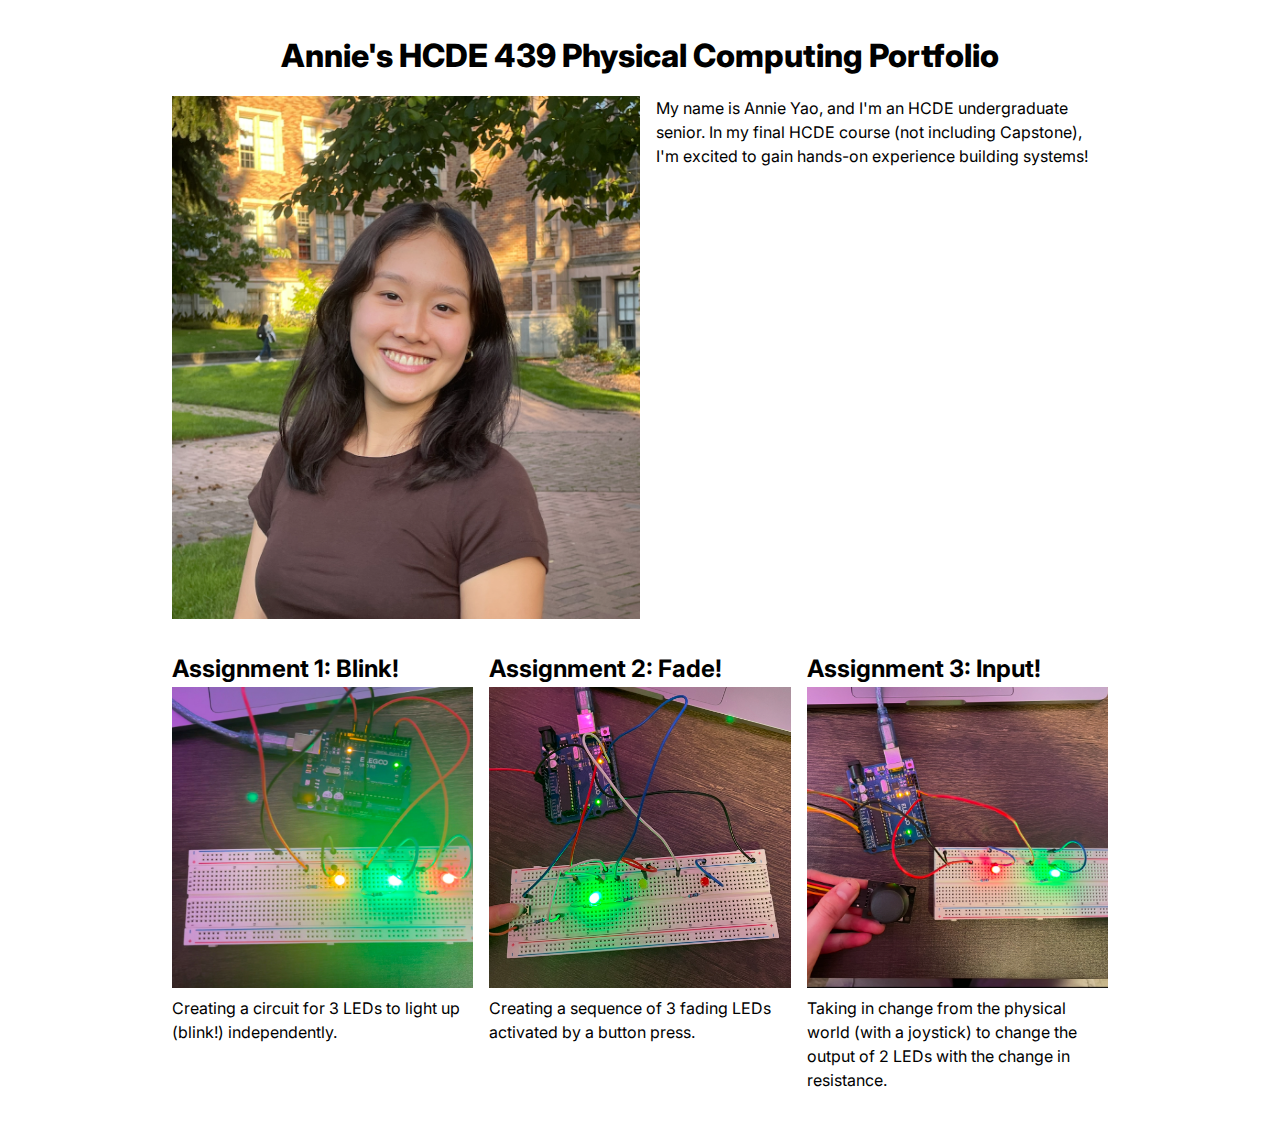
<file: index.html>
<!DOCTYPE html>
<html>
  <head>
    <meta charset="utf-8" />
    <meta name="viewport" content="width=device-width, maximum-scale=1.0" />

    <title>Annie's HCDE 439 Physical Computing Portfolio</title>

    <link href="style.css" rel="stylesheet" />
  </head>
  <body>
    <h1 style="text-align: center;">Annie's HCDE 439 Physical Computing Portfolio</h1>

    <div class="header">
      <img src="images/headshot1.png"/>
      <p>
        My name is Annie Yao, and I'm an HCDE undergraduate senior. In my final HCDE course (not including Capstone), 
        I'm excited to gain hands-on experience building systems!
      </p>
    </div>

    <div class="grid">
      <div class="assignment">
        <a href="a1.html">
          <h2>Assignment 1: Blink!</h2>
          <img src="images/circuitA1.jpeg" />
        </a>
        <p>Creating a circuit for 3 LEDs to light up (blink!) independently.</p>
      </div>

      <div class="assignment">
        <a href="a2.html">
          <h2>Assignment 2: Fade!</h2>
          <img src="images/A2_circuit.jpeg" />
        </a>
        <p>Creating a sequence of 3 fading LEDs activated by a button press.</p>
      </div>

      <div class="assignment">
        <a href="a3.html">
          <h2>Assignment 3: Input!</h2>
          <img src="images/A3_circuit.jpeg" />
        </a>
        <p>Taking in change from the physical world (with a joystick) to change 
          the output of 2 LEDs with the change in resistance.</p>
      </div>
    </div>
  </body>
</html>
</file>
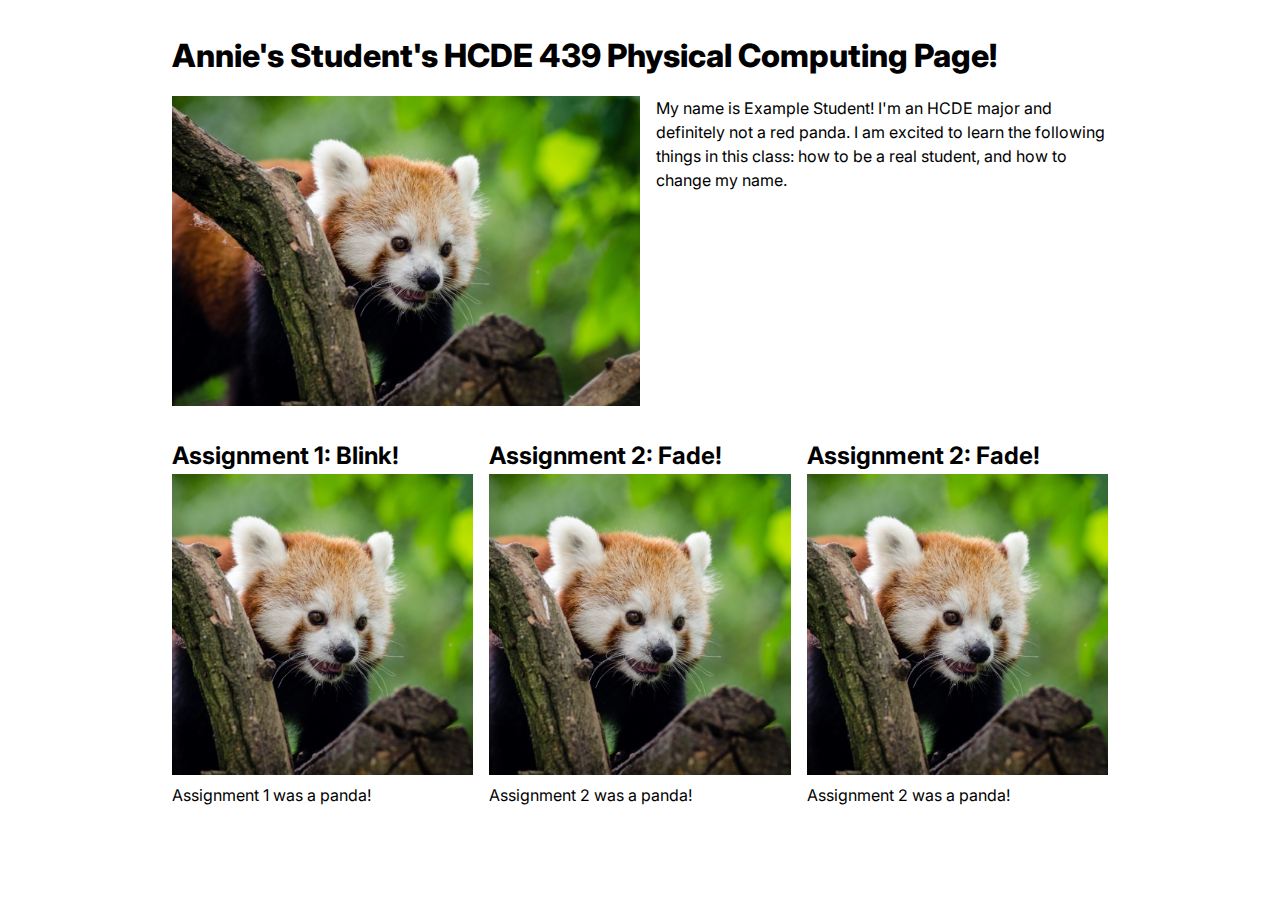
<file: template/index.html>
<!DOCTYPE html>
<html>
  <head>
    <meta charset="utf-8" />
    <meta name="viewport" content="width=device-width, maximum-scale=1.0" />

    <title>Annie's HCDE 439 Physical Computing Page!</title>

    <link href="style.css" rel="stylesheet" />
  </head>
  <body>
    <h1>Annie's Student's HCDE 439 Physical Computing Page!</h1>

    <div class="header">
      <img src="red-panda.jpg" />
      <p>
        My name is Example Student! I'm an HCDE major and definitely not a red
        panda. I am excited to learn the following things in this class: how to
        be a real student, and how to change my name.
      </p>
    </div>

    <div class="grid">
      <div class="assignment">
        <a href="a1.html">
          <h2>Assignment 1: Blink!</h2>
          <img src="red-panda.jpg" />
        </a>
        <p>Assignment 1 was a panda!</p>
      </div>

      <div class="assignment">
        <a href="a2.html">
          <h2>Assignment 2: Fade!</h2>
          <img src="red-panda.jpg" />
        </a>
        <p>Assignment 2 was a panda!</p>
      </div>

      <div class="assignment">
        <a href="a2.html">
          <h2>Assignment 2: Fade!</h2>
          <img src="red-panda.jpg" />
        </a>
        <p>Assignment 2 was a panda!</p>
      </div>
    </div>
  </body>
</html>
</file>
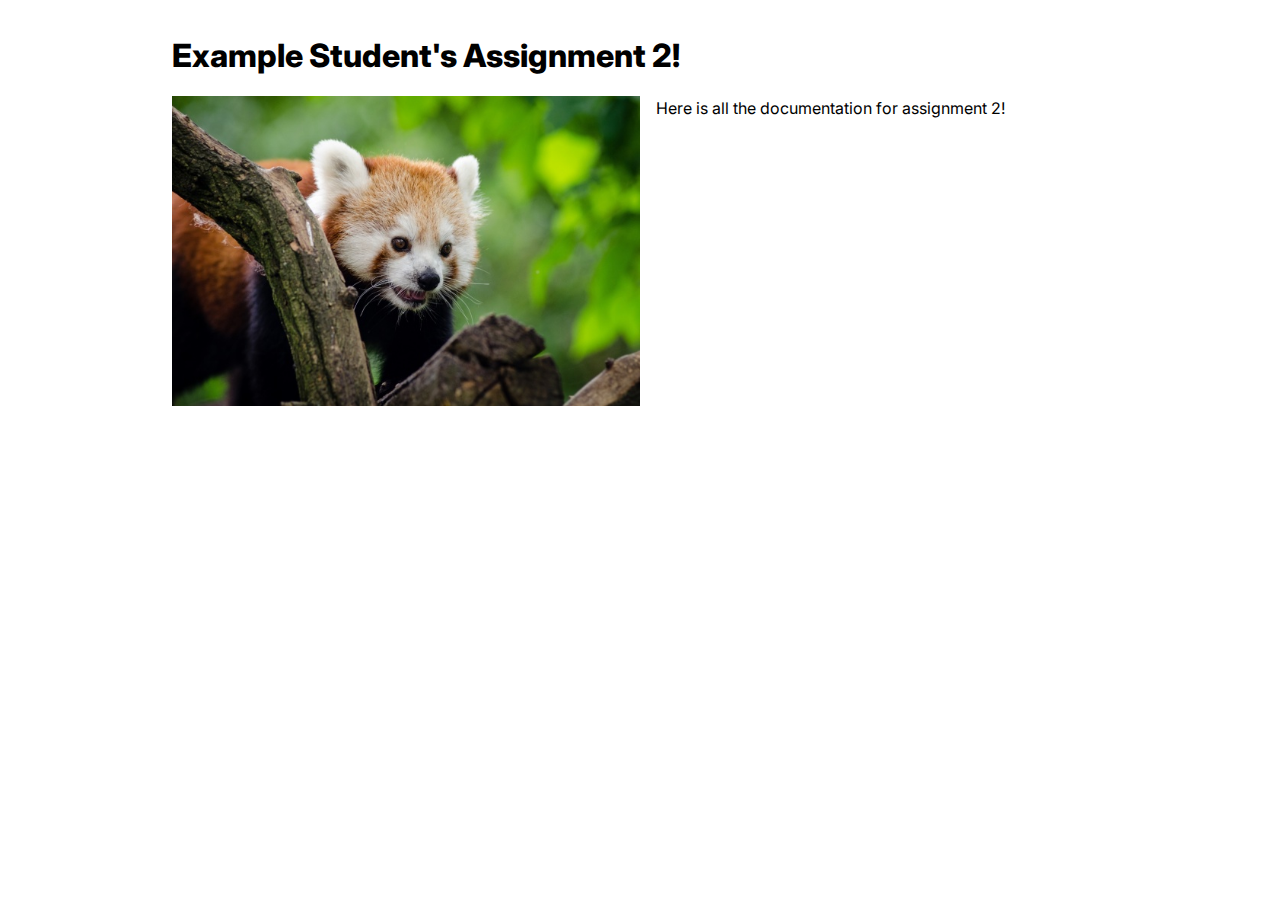
<file: a2.html>
<!DOCTYPE html>
<html>
  <head>
    <meta charset="utf-8" />
    <meta name="viewport" content="width=device-width, maximum-scale=1.0" />

    <title>Example Student's HCDE 439 Physical Computing Page!</title>

    <link href="style.css" rel="stylesheet" type="text/css" />
  </head>
  <body>
    <h1>Example Student's Assignment 2!</h1>
    <div class="header">
      <img src="red-panda.jpg" />
      <p>Here is all the documentation for assignment 2!</p>
    </div>
  </body>
</html>
</file>
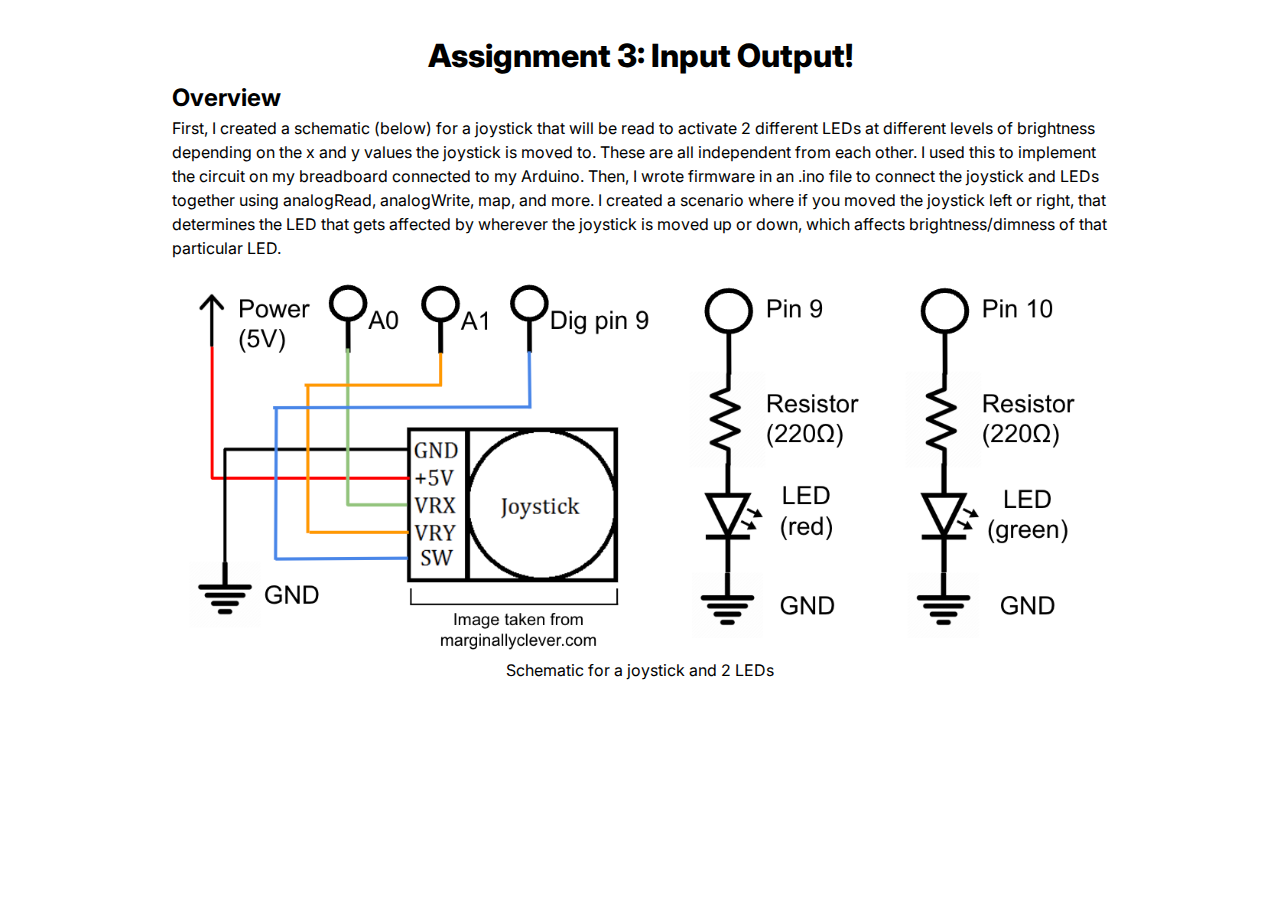
<file: a3.html>
<!DOCTYPE html>
<html>
  <head>
    <meta charset="utf-8" />
    <meta name="viewport" content="width=device-width, maximum-scale=1.0" />

    <title>Annie's HCDE 439 Physical Computing Portfolio</title>

    <link href="style.css" rel="stylesheet" type="text/css" />
  </head>
  <body>
    <h1 style="text-align: center;">Assignment 3: Input Output!</h1>
    <div class="vertical">
      <h2>Overview</h2>
      <p>
        First, I created a schematic (below) for a joystick that will be read  
        to activate 2 different LEDs at different levels of brightness depending on 
        the x and y values the joystick is moved to. These are all independent from 
        each other. I used this to implement the circuit on my breadboard connected 
        to my Arduino. Then, I wrote firmware in an .ino file to connect the joystick 
        and LEDs together using analogRead, analogWrite, map, and more. I created a 
        scenario where if you moved the joystick left or right, that determines the LED
        that gets affected by wherever the joystick is moved up or down, which affects 
        brightness/dimness of that particular LED.
      </p>
      <div class="imagecaption">
        <img src="images/A3_schematic.png"/>
        <p style="text-align: center;">Schematic for a joystick and 2 LEDs</p>
      </div>
    </div>
  </body>
</html>
</file>
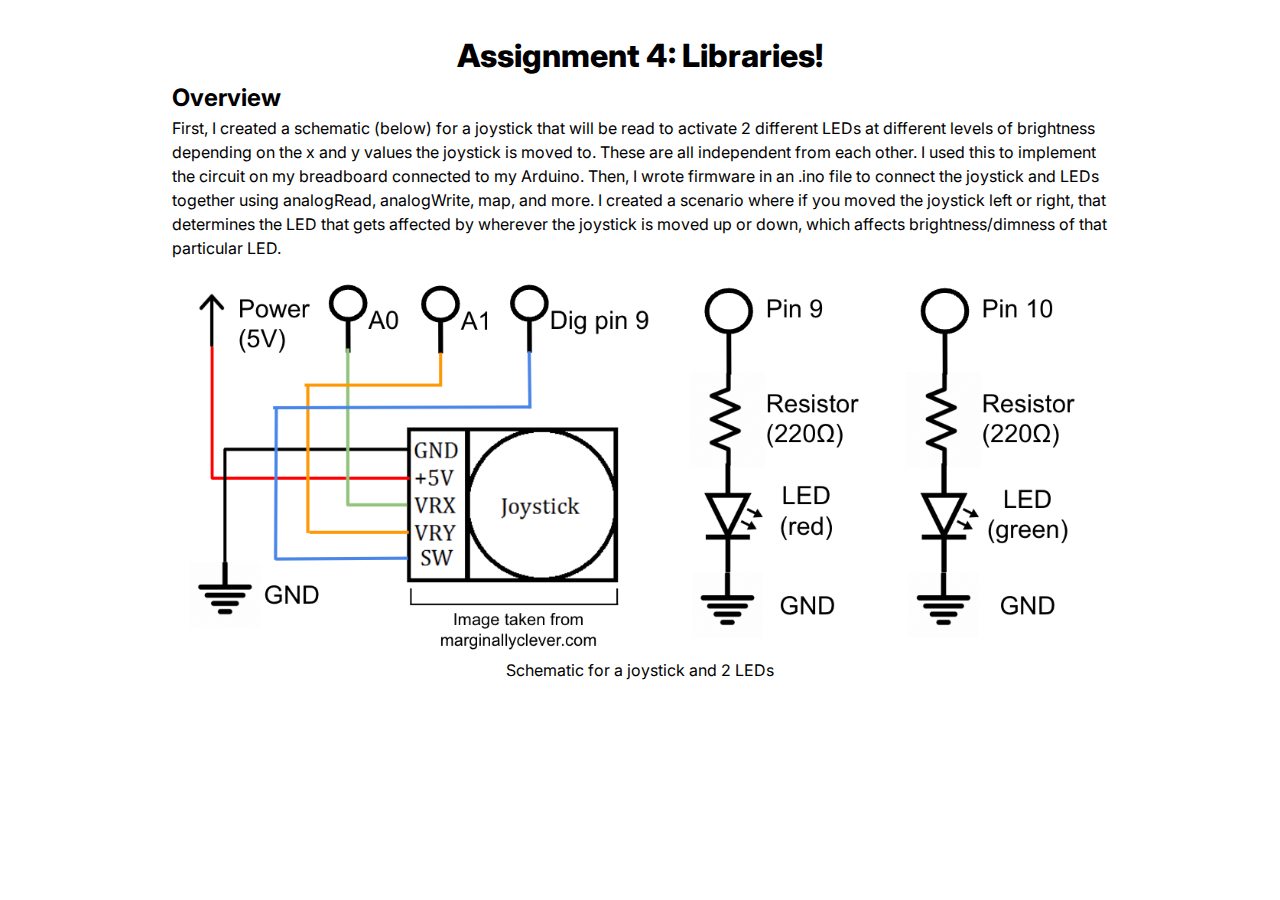
<file: a4.html>
<!DOCTYPE html>
<html>
  <head>
    <meta charset="utf-8" />
    <meta name="viewport" content="width=device-width, maximum-scale=1.0" />

    <title>Annie's HCDE 439 Physical Computing Portfolio</title>

    <link href="style.css" rel="stylesheet" type="text/css" />
    <link rel="icon" href="images/AYlogo.png" type="image/x-icon">
  </head>
  <body>
    <h1 style="text-align: center;">Assignment 4: Libraries!</h1>
    <div class="vertical">
      <h2>Overview</h2>
      <p>
        First, I created a schematic (below) for a joystick that will be read  
        to activate 2 different LEDs at different levels of brightness depending on 
        the x and y values the joystick is moved to. These are all independent from 
        each other. I used this to implement the circuit on my breadboard connected 
        to my Arduino. Then, I wrote firmware in an .ino file to connect the joystick 
        and LEDs together using analogRead, analogWrite, map, and more. I created a 
        scenario where if you moved the joystick left or right, that determines the LED
        that gets affected by wherever the joystick is moved up or down, which affects 
        brightness/dimness of that particular LED.
      </p>
      <div class="imagecaption">
        <img src="images/A3_schematic.png"/>
        <p style="text-align: center;">Schematic for a joystick and 2 LEDs</p>
      </div>
    </div>

    
  </body>
</html>
</file>
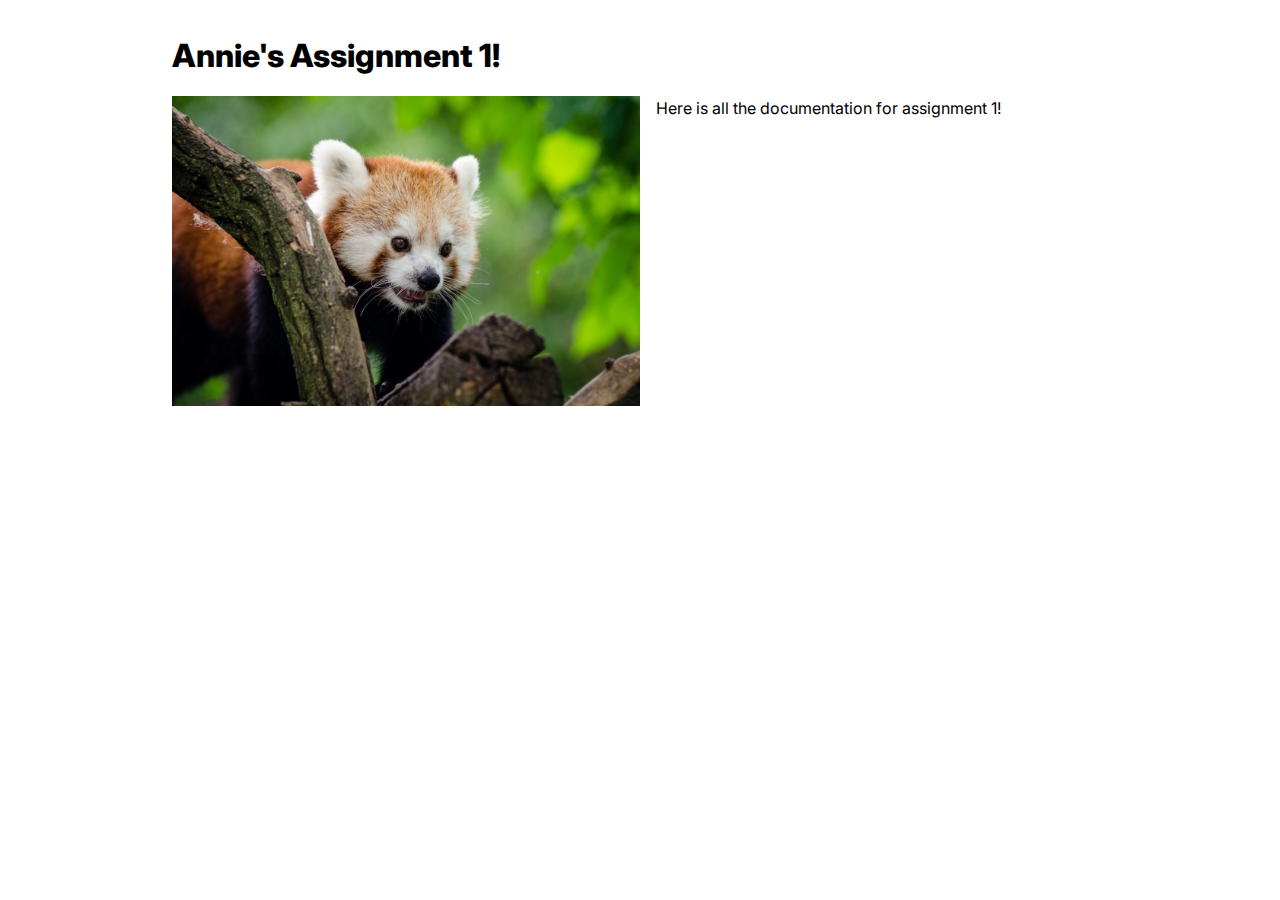
<file: template/a1.html>
<!DOCTYPE html>
<html>
  <head>
    <meta charset="utf-8" />
    <meta name="viewport" content="width=device-width, maximum-scale=1.0" />

    <title>Annie's HCDE 439 Physical Computing Page!</title>

    <link href="style.css" rel="stylesheet" type="text/css" />
  </head>
  <body>
    <h1>Annie's Assignment 1!</h1>
    <div class="header">
      <img src="red-panda.jpg" />
      <p>Here is all the documentation for assignment 1!</p>
    </div>
  </body>
</html>
</file>
<file: style.css>
@import url("https://fonts.googleapis.com/css2?family=Inter:wght@100;200;300;400;500;600;700;800;900&display=swap");

*,
*::before,
*::after {
  box-sizing: border-box;
}

* {
  margin: 0;
}

img,
picture,
video,
canvas,
svg {
  display: block;
  max-width: 100%;
}

body {
  font-family: "Inter", sans-serif;
  line-height: 1.5;
  -webkit-font-smoothing: antialiased;
  max-width: 1000px;
  padding: 2em;
  margin: auto;
}

h1 {
  font-weight: 800;
}

h2 {
  font-weight: 700;
}

.header {
  display: flex;
  gap: 1em;
  margin-top: 1em;
}

.header img {
  width: 50%;
  object-fit: cover;
}

.grid {
  display: grid;
  grid-template-columns: repeat(auto-fit, minmax(250px, 1fr));
  gap: 1em;
  margin-top: 2em;
}

.assignment a {
  color: #000;
  text-decoration: none;
}

.assignment a:hover {
  color: #f06;
}

.assignment img {
  aspect-ratio: 1;
  object-fit: cover;
}

.assignment p {
  margin-top: 0.5em;
}
</file>
<file: template/style.css>
@import url("https://fonts.googleapis.com/css2?family=Inter:wght@100;200;300;400;500;600;700;800;900&display=swap");

*,
*::before,
*::after {
  box-sizing: border-box;
}

* {
  margin: 0;
}

img,
picture,
video,
canvas,
svg {
  display: block;
  max-width: 100%;
}

body {
  font-family: "Inter", sans-serif;
  line-height: 1.5;
  -webkit-font-smoothing: antialiased;
  max-width: 1000px;
  padding: 2em;
  margin: auto;
}

h1 {
  font-weight: 800;
}

h2 {
  font-weight: 700;
}

.header {
  display: flex;
  gap: 1em;
  margin-top: 1em;
}

.header img {
  width: 50%;
  object-fit: cover;
}

.grid {
  display: grid;
  grid-template-columns: repeat(auto-fit, minmax(250px, 1fr));
  gap: 1em;
  margin-top: 2em;
}

.assignment a {
  color: #000;
  text-decoration: none;
}

.assignment a:hover {
  color: #f06;
}

.assignment img {
  aspect-ratio: 1;
  object-fit: cover;
}

.assignment p {
  margin-top: 0.5em;
}
</file>
